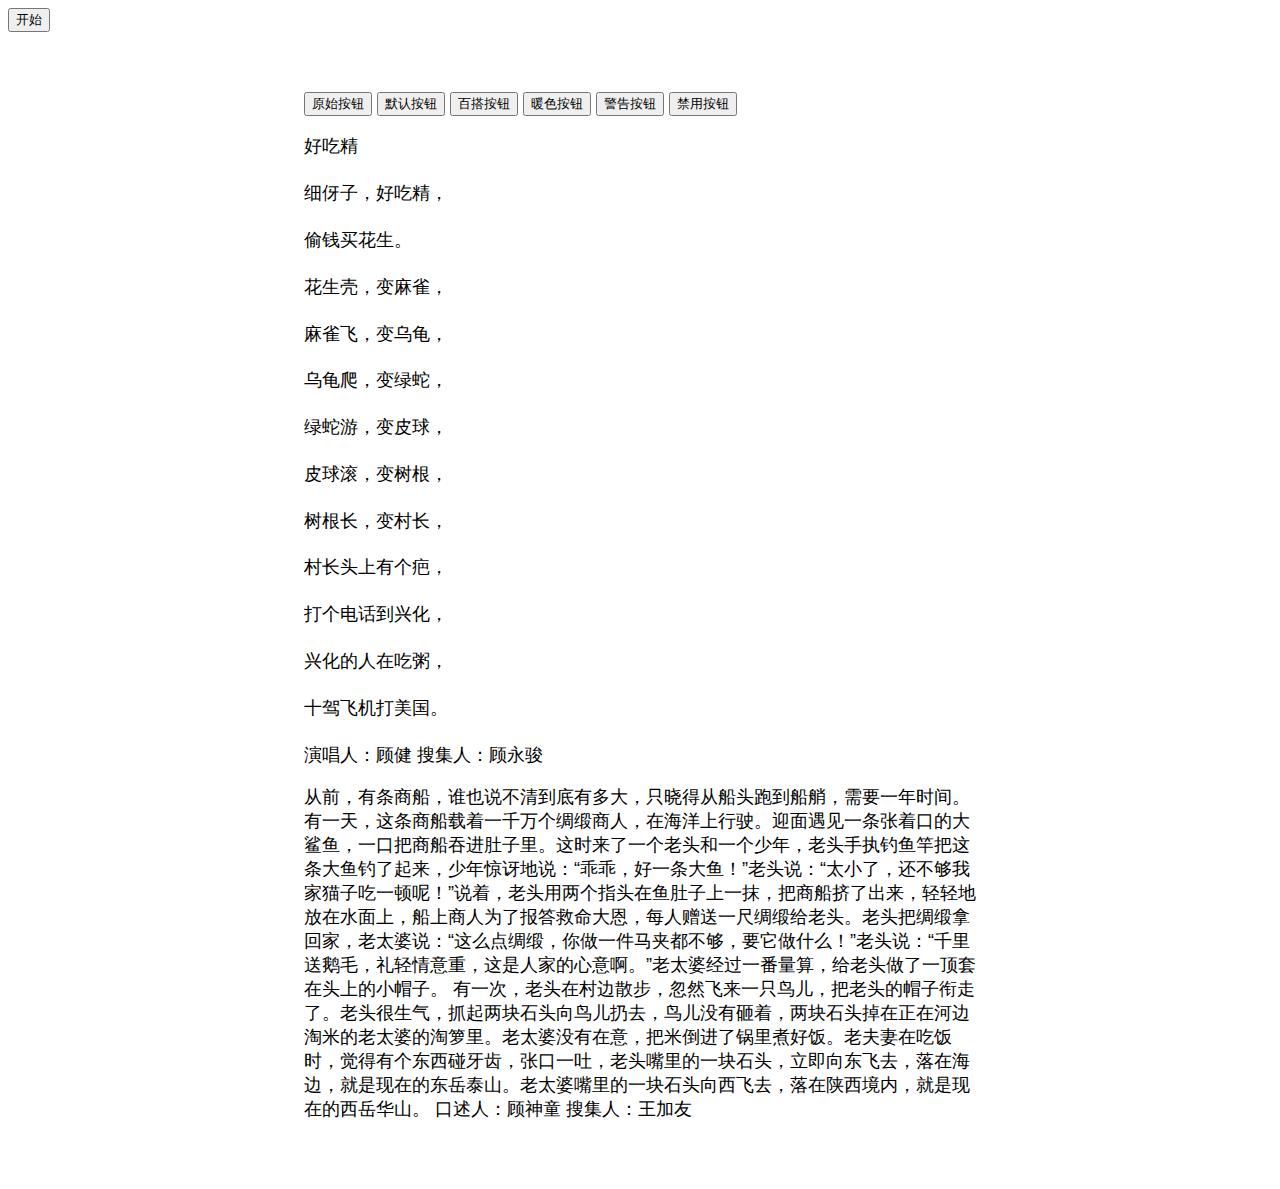
<file: web/WEB-INF/templates/console.html>
<!DOCTYPE html>
<html lang="en" xmlns:th="http://www.thymeleaf.org">
<head>
    <meta charset="UTF-8">
    <title>Title</title>
    <script th:src="@{static/jquery/jquery-3.4.1.js}"></script>
    <link rel="stylesheet" th:href="@{static/dependency/layui/css/layui.css}">
    <style>
        .read-content {
            font-size: 18px;
        }

        .main-text-wrap {
            padding: 60px 64px;
        }

        .main-text-wrap .read-content p {
            line-height: 1.8;
            overflow: hidden;
            margin: .8em 0;
        }

        .read-main-wrap {
            font-family: PingFangSC-Regular, HelveticaNeue-Light, 'Helvetica Neue Light', 'Microsoft YaHei', sans-serif;
            font-size: 18px;
            width: 800px;
            margin: 0 auto;
        }

    </style>
</head>
<body>
<input type="button" onclick="search()" value="开始"/>
<script>
    function search() {
        var ctxPath = localStorage.getItem("ctxPath");
        $.ajax({
            type: 'post',
            url: ctxPath + "/pachong.do",
            success: function(result) {
                alert(result);
            }
        });


    }

</script>

<div class="read-main-wrap">



<div class="main-text-wrap">
<div>
    <button type="button" class="layui-btn layui-btn-primary">原始按钮</button>
    <button type="button" class="layui-btn">默认按钮</button>
    <button type="button" class="layui-btn layui-btn-normal">百搭按钮</button>
    <button type="button" class="layui-btn layui-btn-warm">暖色按钮</button>
    <button type="button" class="layui-btn layui-btn-danger">警告按钮</button>
    <button type="button" class="layui-btn layui-btn-disabled">禁用按钮</button>
</div>

<div class="read-content">
    <p><span>好吃精</span></p>
    <p><span>细伢子，好吃精，</span></p>
    <p><span>偷钱买花生。</span></p>
    <p><span>花生壳，变麻雀，</span></p>
    <p><span>麻雀飞，变乌龟，</span></p>
    <p><span>乌龟爬，变绿蛇，</span></p>
    <p><span>绿蛇游，变皮球，</span></p>

    <p><span>皮球滚，变树根，</span></p>
    <p><span>树根长，变村长，</span></p>
    <p><span>村长头上有个疤，</span></p>
    <p><span>打个电话到兴化，</span></p>
    <p><span>兴化的人在吃粥，</span></p>
    <p><span>十驾飞机打美国。</span></p>
    <p><span>演唱人：顾健			搜集人：顾永骏</span></p>


    从前，有条商船，谁也说不清到底有多大，只晓得从船头跑到船艄，需要一年时间。
    有一天，这条商船载着一千万个绸缎商人，在海洋上行驶。迎面遇见一条张着口的大鲨鱼，一口把商船吞进肚子里。这时来了一个老头和一个少年，老头手执钓鱼竿把这条大鱼钓了起来，少年惊讶地说：“乖乖，好一条大鱼！”老头说：“太小了，还不够我家猫子吃一顿呢！”说着，老头用两个指头在鱼肚子上一抹，把商船挤了出来，轻轻地放在水面上，船上商人为了报答救命大恩，每人赠送一尺绸缎给老头。老头把绸缎拿回家，老太婆说：“这么点绸缎，你做一件马夹都不够，要它做什么！”老头说：“千里送鹅毛，礼轻情意重，这是人家的心意啊。”老太婆经过一番量算，给老头做了一顶套在头上的小帽子。
    有一次，老头在村边散步，忽然飞来一只鸟儿，把老头的帽子衔走了。老头很生气，抓起两块石头向鸟儿扔去，鸟儿没有砸着，两块石头掉在正在河边淘米的老太婆的淘箩里。老太婆没有在意，把米倒进了锅里煮好饭。老夫妻在吃饭时，觉得有个东西碰牙齿，张口一吐，老头嘴里的一块石头，立即向东飞去，落在海边，就是现在的东岳泰山。老太婆嘴里的一块石头向西飞去，落在陕西境内，就是现在的西岳华山。
    口述人：顾神童         搜集人：王加友

</div>

</div>

</div>
</body>
</html>
</file>
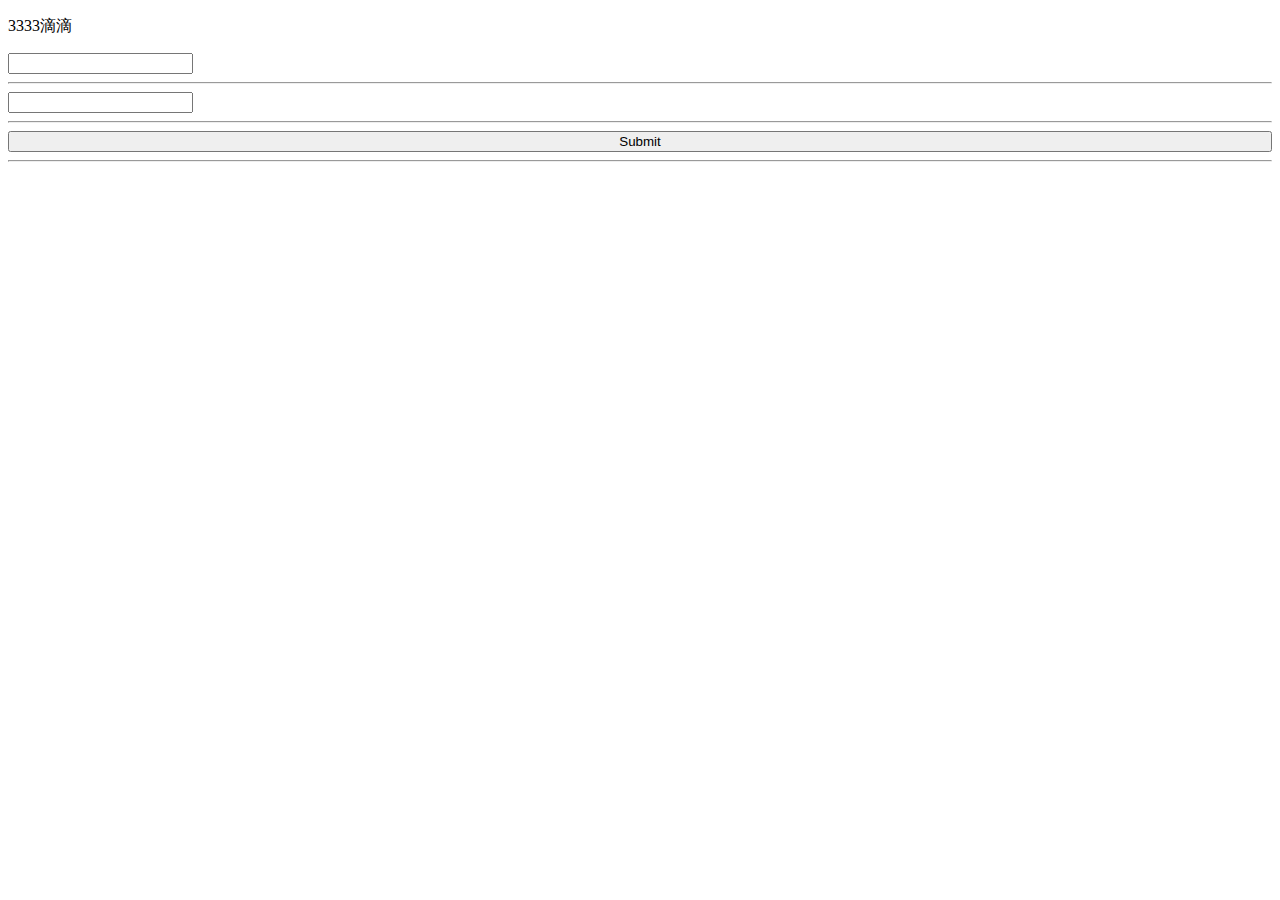
<file: web/WEB-INF/templates/login.html>
<!DOCTYPE html>
<html lang="en" xmlns:th="http://www.thymeleaf.org">
<head>
    <title>hello</title>
    <meta http-equiv="Content-Type" content="text/html; charset=UTF-8" />
    <link rel="stylesheet" th:href="@{static/dependency/bootstrap/css/bootstrap.css}">
    <!--<link rel="stylesheet" th:href="@{static/css/login.css}">-->
</head>
<body>
<!--/*@thymesVar id="name" type="java.lang.String"*/-->
<p th:text="'Hello滴滴你好!'" >3333滴滴</p>
<form method="post" th:action="@{/login}" class="layui-form">
    <input name="username" type="text" th:placeholder="#{username}" lay-verify="username" class="layui-input">
    <hr class="hr15">
    <input name="password" lay-verify="password" th:placeholder="#{password}" type="password" class="layui-input">
    <hr class="hr15">
    <input th:value="#{login}" lay-submit lay-filter="login" style="width:100%;" type="submit">
    <hr class="hr20">
</form>

</body>
</html>
</file>
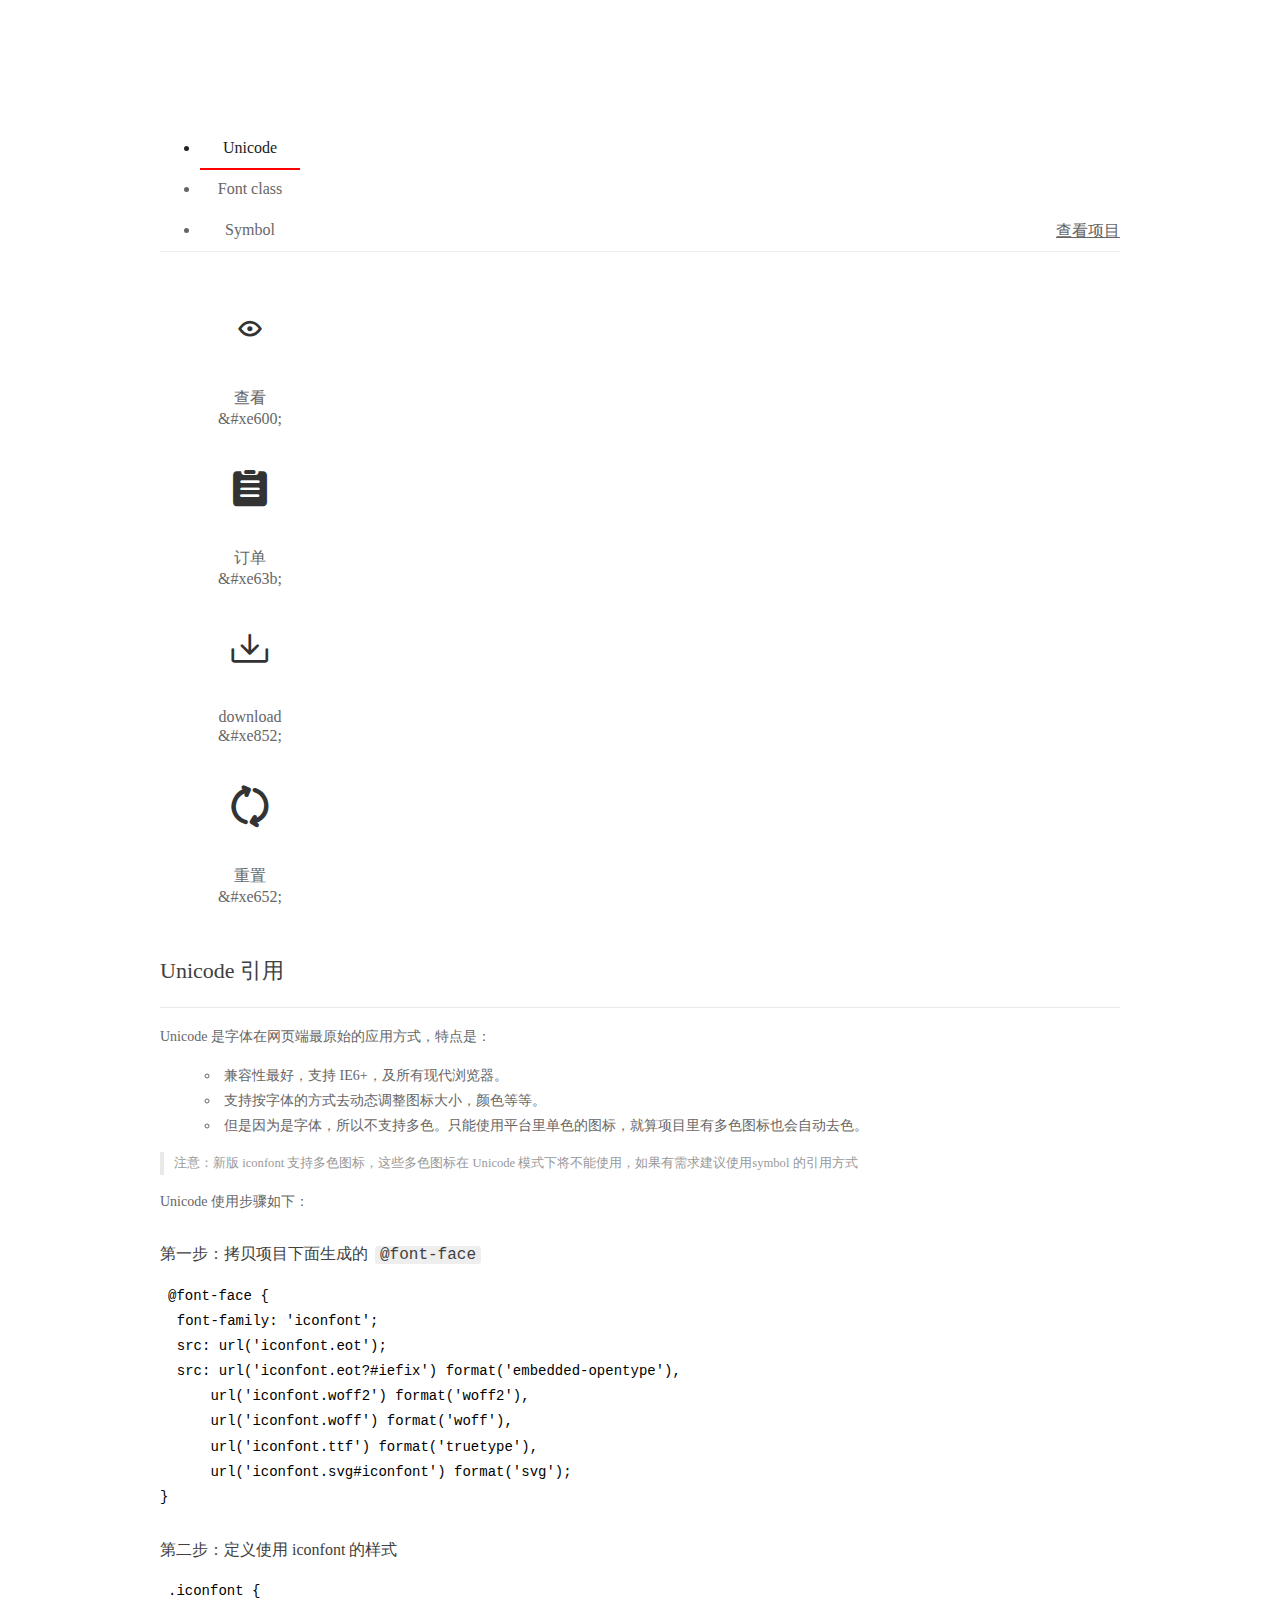
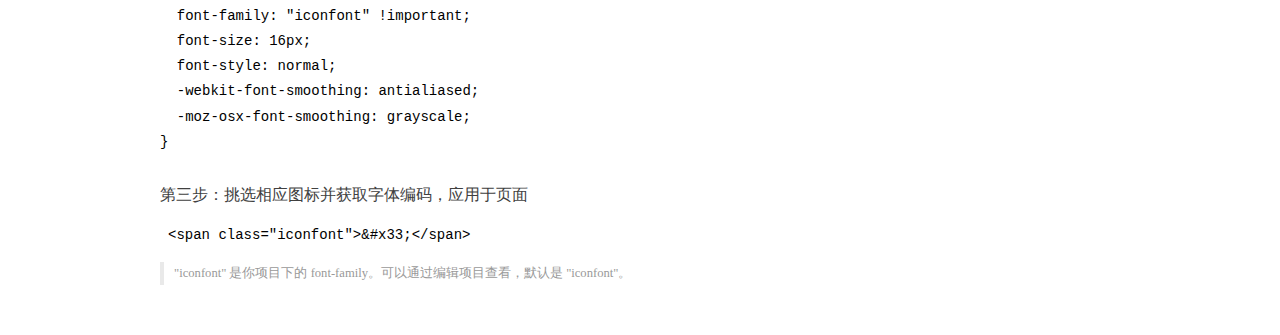
<file: web/static/css/icon/demo_index.html>
<!DOCTYPE html>
<html>
<head>
  <meta charset="utf-8"/>
  <title>IconFont Demo</title>
  <link rel="shortcut icon" href="https://gtms04.alicdn.com/tps/i4/TB1_oz6GVXXXXaFXpXXJDFnIXXX-64-64.ico" type="image/x-icon"/>
  <link rel="stylesheet" href="https://g.alicdn.com/thx/cube/1.3.2/cube.min.css">
  <link rel="stylesheet" href="demo.css">
  <link rel="stylesheet" href="iconfont.css">
  <script src="iconfont.js"></script>
  <!-- jQuery -->
  <script src="https://a1.alicdn.com/oss/uploads/2018/12/26/7bfddb60-08e8-11e9-9b04-53e73bb6408b.js"></script>
  <!-- 代码高亮 -->
  <script src="https://a1.alicdn.com/oss/uploads/2018/12/26/a3f714d0-08e6-11e9-8a15-ebf944d7534c.js"></script>
</head>
<body>
  <div class="main">
    <h1 class="logo"><a href="https://www.iconfont.cn/" title="iconfont 首页" target="_blank">&#xe86b;</a></h1>
    <div class="nav-tabs">
      <ul id="tabs" class="dib-box">
        <li class="dib active"><span>Unicode</span></li>
        <li class="dib"><span>Font class</span></li>
        <li class="dib"><span>Symbol</span></li>
      </ul>
      
      <a href="https://www.iconfont.cn/manage/index?manage_type=myprojects&projectId=1232852" target="_blank" class="nav-more">查看项目</a>
      
    </div>
    <div class="tab-container">
      <div class="content unicode" style="display: block;">
          <ul class="icon_lists dib-box">
          
            <li class="dib">
              <span class="icon iconfont">&#xe600;</span>
                <div class="name">查看</div>
                <div class="code-name">&amp;#xe600;</div>
              </li>
          
            <li class="dib">
              <span class="icon iconfont">&#xe63b;</span>
                <div class="name">订单</div>
                <div class="code-name">&amp;#xe63b;</div>
              </li>
          
            <li class="dib">
              <span class="icon iconfont">&#xe852;</span>
                <div class="name">download</div>
                <div class="code-name">&amp;#xe852;</div>
              </li>
          
            <li class="dib">
              <span class="icon iconfont">&#xe652;</span>
                <div class="name">重置</div>
                <div class="code-name">&amp;#xe652;</div>
              </li>
          
          </ul>
          <div class="article markdown">
          <h2 id="unicode-">Unicode 引用</h2>
          <hr>

          <p>Unicode 是字体在网页端最原始的应用方式，特点是：</p>
          <ul>
            <li>兼容性最好，支持 IE6+，及所有现代浏览器。</li>
            <li>支持按字体的方式去动态调整图标大小，颜色等等。</li>
            <li>但是因为是字体，所以不支持多色。只能使用平台里单色的图标，就算项目里有多色图标也会自动去色。</li>
          </ul>
          <blockquote>
            <p>注意：新版 iconfont 支持多色图标，这些多色图标在 Unicode 模式下将不能使用，如果有需求建议使用symbol 的引用方式</p>
          </blockquote>
          <p>Unicode 使用步骤如下：</p>
          <h3 id="-font-face">第一步：拷贝项目下面生成的 <code>@font-face</code></h3>
<pre><code class="language-css"
>@font-face {
  font-family: 'iconfont';
  src: url('iconfont.eot');
  src: url('iconfont.eot?#iefix') format('embedded-opentype'),
      url('iconfont.woff2') format('woff2'),
      url('iconfont.woff') format('woff'),
      url('iconfont.ttf') format('truetype'),
      url('iconfont.svg#iconfont') format('svg');
}
</code></pre>
          <h3 id="-iconfont-">第二步：定义使用 iconfont 的样式</h3>
<pre><code class="language-css"
>.iconfont {
  font-family: "iconfont" !important;
  font-size: 16px;
  font-style: normal;
  -webkit-font-smoothing: antialiased;
  -moz-osx-font-smoothing: grayscale;
}
</code></pre>
          <h3 id="-">第三步：挑选相应图标并获取字体编码，应用于页面</h3>
<pre>
<code class="language-html"
>&lt;span class="iconfont"&gt;&amp;#x33;&lt;/span&gt;
</code></pre>
          <blockquote>
            <p>"iconfont" 是你项目下的 font-family。可以通过编辑项目查看，默认是 "iconfont"。</p>
          </blockquote>
          </div>
      </div>
      <div class="content font-class">
        <ul class="icon_lists dib-box">
          
          <li class="dib">
            <span class="icon iconfont icon-chakan"></span>
            <div class="name">
              查看
            </div>
            <div class="code-name">.icon-chakan
            </div>
          </li>
          
          <li class="dib">
            <span class="icon iconfont icon-dingdan"></span>
            <div class="name">
              订单
            </div>
            <div class="code-name">.icon-dingdan
            </div>
          </li>
          
          <li class="dib">
            <span class="icon iconfont icon-download"></span>
            <div class="name">
              download
            </div>
            <div class="code-name">.icon-download
            </div>
          </li>
          
          <li class="dib">
            <span class="icon iconfont icon-zhongzhi"></span>
            <div class="name">
              重置
            </div>
            <div class="code-name">.icon-zhongzhi
            </div>
          </li>
          
        </ul>
        <div class="article markdown">
        <h2 id="font-class-">font-class 引用</h2>
        <hr>

        <p>font-class 是 Unicode 使用方式的一种变种，主要是解决 Unicode 书写不直观，语意不明确的问题。</p>
        <p>与 Unicode 使用方式相比，具有如下特点：</p>
        <ul>
          <li>兼容性良好，支持 IE8+，及所有现代浏览器。</li>
          <li>相比于 Unicode 语意明确，书写更直观。可以很容易分辨这个 icon 是什么。</li>
          <li>因为使用 class 来定义图标，所以当要替换图标时，只需要修改 class 里面的 Unicode 引用。</li>
          <li>不过因为本质上还是使用的字体，所以多色图标还是不支持的。</li>
        </ul>
        <p>使用步骤如下：</p>
        <h3 id="-fontclass-">第一步：引入项目下面生成的 fontclass 代码：</h3>
<pre><code class="language-html">&lt;link rel="stylesheet" href="./iconfont.css"&gt;
</code></pre>
        <h3 id="-">第二步：挑选相应图标并获取类名，应用于页面：</h3>
<pre><code class="language-html">&lt;span class="iconfont icon-xxx"&gt;&lt;/span&gt;
</code></pre>
        <blockquote>
          <p>"
            iconfont" 是你项目下的 font-family。可以通过编辑项目查看，默认是 "iconfont"。</p>
        </blockquote>
      </div>
      </div>
      <div class="content symbol">
          <ul class="icon_lists dib-box">
          
            <li class="dib">
                <svg class="icon svg-icon" aria-hidden="true">
                  <use xlink:href="#icon-chakan"></use>
                </svg>
                <div class="name">查看</div>
                <div class="code-name">#icon-chakan</div>
            </li>
          
            <li class="dib">
                <svg class="icon svg-icon" aria-hidden="true">
                  <use xlink:href="#icon-dingdan"></use>
                </svg>
                <div class="name">订单</div>
                <div class="code-name">#icon-dingdan</div>
            </li>
          
            <li class="dib">
                <svg class="icon svg-icon" aria-hidden="true">
                  <use xlink:href="#icon-download"></use>
                </svg>
                <div class="name">download</div>
                <div class="code-name">#icon-download</div>
            </li>
          
            <li class="dib">
                <svg class="icon svg-icon" aria-hidden="true">
                  <use xlink:href="#icon-zhongzhi"></use>
                </svg>
                <div class="name">重置</div>
                <div class="code-name">#icon-zhongzhi</div>
            </li>
          
          </ul>
          <div class="article markdown">
          <h2 id="symbol-">Symbol 引用</h2>
          <hr>

          <p>这是一种全新的使用方式，应该说这才是未来的主流，也是平台目前推荐的用法。相关介绍可以参考这篇<a href="">文章</a>
            这种用法其实是做了一个 SVG 的集合，与另外两种相比具有如下特点：</p>
          <ul>
            <li>支持多色图标了，不再受单色限制。</li>
            <li>通过一些技巧，支持像字体那样，通过 <code>font-size</code>, <code>color</code> 来调整样式。</li>
            <li>兼容性较差，支持 IE9+，及现代浏览器。</li>
            <li>浏览器渲染 SVG 的性能一般，还不如 png。</li>
          </ul>
          <p>使用步骤如下：</p>
          <h3 id="-symbol-">第一步：引入项目下面生成的 symbol 代码：</h3>
<pre><code class="language-html">&lt;script src="./iconfont.js"&gt;&lt;/script&gt;
</code></pre>
          <h3 id="-css-">第二步：加入通用 CSS 代码（引入一次就行）：</h3>
<pre><code class="language-html">&lt;style&gt;
.icon {
  width: 1em;
  height: 1em;
  vertical-align: -0.15em;
  fill: currentColor;
  overflow: hidden;
}
&lt;/style&gt;
</code></pre>
          <h3 id="-">第三步：挑选相应图标并获取类名，应用于页面：</h3>
<pre><code class="language-html">&lt;svg class="icon" aria-hidden="true"&gt;
  &lt;use xlink:href="#icon-xxx"&gt;&lt;/use&gt;
&lt;/svg&gt;
</code></pre>
          </div>
      </div>

    </div>
  </div>
  <script>
  $(document).ready(function () {
      $('.tab-container .content:first').show()

      $('#tabs li').click(function (e) {
        var tabContent = $('.tab-container .content')
        var index = $(this).index()

        if ($(this).hasClass('active')) {
          return
        } else {
          $('#tabs li').removeClass('active')
          $(this).addClass('active')

          tabContent.hide().eq(index).fadeIn()
        }
      })
    })
  </script>
</body>
</html>
</file>
<file: web/static/css/icon/demo.css>
/* Logo 字体 */
@font-face {
  font-family: "iconfont logo";
  src: url('https://at.alicdn.com/t/font_985780_km7mi63cihi.eot?t=1545807318834');
  src: url('https://at.alicdn.com/t/font_985780_km7mi63cihi.eot?t=1545807318834#iefix') format('embedded-opentype'),
    url('https://at.alicdn.com/t/font_985780_km7mi63cihi.woff?t=1545807318834') format('woff'),
    url('https://at.alicdn.com/t/font_985780_km7mi63cihi.ttf?t=1545807318834') format('truetype'),
    url('https://at.alicdn.com/t/font_985780_km7mi63cihi.svg?t=1545807318834#iconfont') format('svg');
}

.logo {
  font-family: "iconfont logo";
  font-size: 160px;
  font-style: normal;
  -webkit-font-smoothing: antialiased;
  -moz-osx-font-smoothing: grayscale;
}

/* tabs */
.nav-tabs {
  position: relative;
}

.nav-tabs .nav-more {
  position: absolute;
  right: 0;
  bottom: 0;
  height: 42px;
  line-height: 42px;
  color: #666;
}

#tabs {
  border-bottom: 1px solid #eee;
}

#tabs li {
  cursor: pointer;
  width: 100px;
  height: 40px;
  line-height: 40px;
  text-align: center;
  font-size: 16px;
  border-bottom: 2px solid transparent;
  position: relative;
  z-index: 1;
  margin-bottom: -1px;
  color: #666;
}


#tabs .active {
  border-bottom-color: #f00;
  color: #222;
}

.tab-container .content {
  display: none;
}

/* 页面布局 */
.main {
  padding: 30px 100px;
  width: 960px;
  margin: 0 auto;
}

.main .logo {
  color: #333;
  text-align: left;
  margin-bottom: 30px;
  line-height: 1;
  height: 110px;
  margin-top: -50px;
  overflow: hidden;
  *zoom: 1;
}

.main .logo a {
  font-size: 160px;
  color: #333;
}

.helps {
  margin-top: 40px;
}

.helps pre {
  padding: 20px;
  margin: 10px 0;
  border: solid 1px #e7e1cd;
  background-color: #fffdef;
  overflow: auto;
}

.icon_lists {
  width: 100% !important;
  overflow: hidden;
  *zoom: 1;
}

.icon_lists li {
  width: 100px;
  margin-bottom: 10px;
  margin-right: 20px;
  text-align: center;
  list-style: none !important;
  cursor: default;
}

.icon_lists li .code-name {
  line-height: 1.2;
}

.icon_lists .icon {
  display: block;
  height: 100px;
  line-height: 100px;
  font-size: 42px;
  margin: 10px auto;
  color: #333;
  -webkit-transition: font-size 0.25s linear, width 0.25s linear;
  -moz-transition: font-size 0.25s linear, width 0.25s linear;
  transition: font-size 0.25s linear, width 0.25s linear;
}

.icon_lists .icon:hover {
  font-size: 100px;
}

.icon_lists .svg-icon {
  /* 通过设置 font-size 来改变图标大小 */
  width: 1em;
  /* 图标和文字相邻时，垂直对齐 */
  vertical-align: -0.15em;
  /* 通过设置 color 来改变 SVG 的颜色/fill */
  fill: currentColor;
  /* path 和 stroke 溢出 viewBox 部分在 IE 下会显示
      normalize.css 中也包含这行 */
  overflow: hidden;
}

.icon_lists li .name,
.icon_lists li .code-name {
  color: #666;
}

/* markdown 样式 */
.markdown {
  color: #666;
  font-size: 14px;
  line-height: 1.8;
}

.highlight {
  line-height: 1.5;
}

.markdown img {
  vertical-align: middle;
  max-width: 100%;
}

.markdown h1 {
  color: #404040;
  font-weight: 500;
  line-height: 40px;
  margin-bottom: 24px;
}

.markdown h2,
.markdown h3,
.markdown h4,
.markdown h5,
.markdown h6 {
  color: #404040;
  margin: 1.6em 0 0.6em 0;
  font-weight: 500;
  clear: both;
}

.markdown h1 {
  font-size: 28px;
}

.markdown h2 {
  font-size: 22px;
}

.markdown h3 {
  font-size: 16px;
}

.markdown h4 {
  font-size: 14px;
}

.markdown h5 {
  font-size: 12px;
}

.markdown h6 {
  font-size: 12px;
}

.markdown hr {
  height: 1px;
  border: 0;
  background: #e9e9e9;
  margin: 16px 0;
  clear: both;
}

.markdown p {
  margin: 1em 0;
}

.markdown>p,
.markdown>blockquote,
.markdown>.highlight,
.markdown>ol,
.markdown>ul {
  width: 80%;
}

.markdown ul>li {
  list-style: circle;
}

.markdown>ul li,
.markdown blockquote ul>li {
  margin-left: 20px;
  padding-left: 4px;
}

.markdown>ul li p,
.markdown>ol li p {
  margin: 0.6em 0;
}

.markdown ol>li {
  list-style: decimal;
}

.markdown>ol li,
.markdown blockquote ol>li {
  margin-left: 20px;
  padding-left: 4px;
}

.markdown code {
  margin: 0 3px;
  padding: 0 5px;
  background: #eee;
  border-radius: 3px;
}

.markdown strong,
.markdown b {
  font-weight: 600;
}

.markdown>table {
  border-collapse: collapse;
  border-spacing: 0px;
  empty-cells: show;
  border: 1px solid #e9e9e9;
  width: 95%;
  margin-bottom: 24px;
}

.markdown>table th {
  white-space: nowrap;
  color: #333;
  font-weight: 600;
}

.markdown>table th,
.markdown>table td {
  border: 1px solid #e9e9e9;
  padding: 8px 16px;
  text-align: left;
}

.markdown>table th {
  background: #F7F7F7;
}

.markdown blockquote {
  font-size: 90%;
  color: #999;
  border-left: 4px solid #e9e9e9;
  padding-left: 0.8em;
  margin: 1em 0;
}

.markdown blockquote p {
  margin: 0;
}

.markdown .anchor {
  opacity: 0;
  transition: opacity 0.3s ease;
  margin-left: 8px;
}

.markdown .waiting {
  color: #ccc;
}

.markdown h1:hover .anchor,
.markdown h2:hover .anchor,
.markdown h3:hover .anchor,
.markdown h4:hover .anchor,
.markdown h5:hover .anchor,
.markdown h6:hover .anchor {
  opacity: 1;
  display: inline-block;
}

.markdown>br,
.markdown>p>br {
  clear: both;
}


.hljs {
  display: block;
  background: white;
  padding: 0.5em;
  color: #333333;
  overflow-x: auto;
}

.hljs-comment,
.hljs-meta {
  color: #969896;
}

.hljs-string,
.hljs-variable,
.hljs-template-variable,
.hljs-strong,
.hljs-emphasis,
.hljs-quote {
  color: #df5000;
}

.hljs-keyword,
.hljs-selector-tag,
.hljs-type {
  color: #a71d5d;
}

.hljs-literal,
.hljs-symbol,
.hljs-bullet,
.hljs-attribute {
  color: #0086b3;
}

.hljs-section,
.hljs-name {
  color: #63a35c;
}

.hljs-tag {
  color: #333333;
}

.hljs-title,
.hljs-attr,
.hljs-selector-id,
.hljs-selector-class,
.hljs-selector-attr,
.hljs-selector-pseudo {
  color: #795da3;
}

.hljs-addition {
  color: #55a532;
  background-color: #eaffea;
}

.hljs-deletion {
  color: #bd2c00;
  background-color: #ffecec;
}

.hljs-link {
  text-decoration: underline;
}

/* 代码高亮 */
/* PrismJS 1.15.0
https://prismjs.com/download.html#themes=prism&languages=markup+css+clike+javascript */
/**
 * prism.js default theme for JavaScript, CSS and HTML
 * Based on dabblet (http://dabblet.com)
 * @author Lea Verou
 */
code[class*="language-"],
pre[class*="language-"] {
  color: black;
  background: none;
  text-shadow: 0 1px white;
  font-family: Consolas, Monaco, 'Andale Mono', 'Ubuntu Mono', monospace;
  text-align: left;
  white-space: pre;
  word-spacing: normal;
  word-break: normal;
  word-wrap: normal;
  line-height: 1.5;

  -moz-tab-size: 4;
  -o-tab-size: 4;
  tab-size: 4;

  -webkit-hyphens: none;
  -moz-hyphens: none;
  -ms-hyphens: none;
  hyphens: none;
}

pre[class*="language-"]::-moz-selection,
pre[class*="language-"] ::-moz-selection,
code[class*="language-"]::-moz-selection,
code[class*="language-"] ::-moz-selection {
  text-shadow: none;
  background: #b3d4fc;
}

pre[class*="language-"]::selection,
pre[class*="language-"] ::selection,
code[class*="language-"]::selection,
code[class*="language-"] ::selection {
  text-shadow: none;
  background: #b3d4fc;
}

@media print {

  code[class*="language-"],
  pre[class*="language-"] {
    text-shadow: none;
  }
}

/* Code blocks */
pre[class*="language-"] {
  padding: 1em;
  margin: .5em 0;
  overflow: auto;
}

:not(pre)>code[class*="language-"],
pre[class*="language-"] {
  background: #f5f2f0;
}

/* Inline code */
:not(pre)>code[class*="language-"] {
  padding: .1em;
  border-radius: .3em;
  white-space: normal;
}

.token.comment,
.token.prolog,
.token.doctype,
.token.cdata {
  color: slategray;
}

.token.punctuation {
  color: #999;
}

.namespace {
  opacity: .7;
}

.token.property,
.token.tag,
.token.boolean,
.token.number,
.token.constant,
.token.symbol,
.token.deleted {
  color: #905;
}

.token.selector,
.token.attr-name,
.token.string,
.token.char,
.token.builtin,
.token.inserted {
  color: #690;
}

.token.operator,
.token.entity,
.token.url,
.language-css .token.string,
.style .token.string {
  color: #9a6e3a;
  background: hsla(0, 0%, 100%, .5);
}

.token.atrule,
.token.attr-value,
.token.keyword {
  color: #07a;
}

.token.function,
.token.class-name {
  color: #DD4A68;
}

.token.regex,
.token.important,
.token.variable {
  color: #e90;
}

.token.important,
.token.bold {
  font-weight: bold;
}

.token.italic {
  font-style: italic;
}

.token.entity {
  cursor: help;
}
</file>
<file: web/static/css/icon/iconfont.css>
@font-face {font-family: "iconfont";
  src: url('iconfont.eot?t=1561181958826'); /* IE9 */
  src: url('iconfont.eot?t=1561181958826#iefix') format('embedded-opentype'), /* IE6-IE8 */
  url('[data-uri]') format('woff2'),
  url('iconfont.woff?t=1561181958826') format('woff'),
  url('iconfont.ttf?t=1561181958826') format('truetype'), /* chrome, firefox, opera, Safari, Android, iOS 4.2+ */
  url('iconfont.svg?t=1561181958826#iconfont') format('svg'); /* iOS 4.1- */
}

.iconfont {
  font-family: "iconfont" !important;
  font-size: 16px;
  font-style: normal;
  -webkit-font-smoothing: antialiased;
  -moz-osx-font-smoothing: grayscale;
}

.icon-chakan:before {
  content: "\e600";
}

.icon-dingdan:before {
  content: "\e63b";
}

.icon-download:before {
  content: "\e852";
}

.icon-zhongzhi:before {
  content: "\e652";
}
</file>
